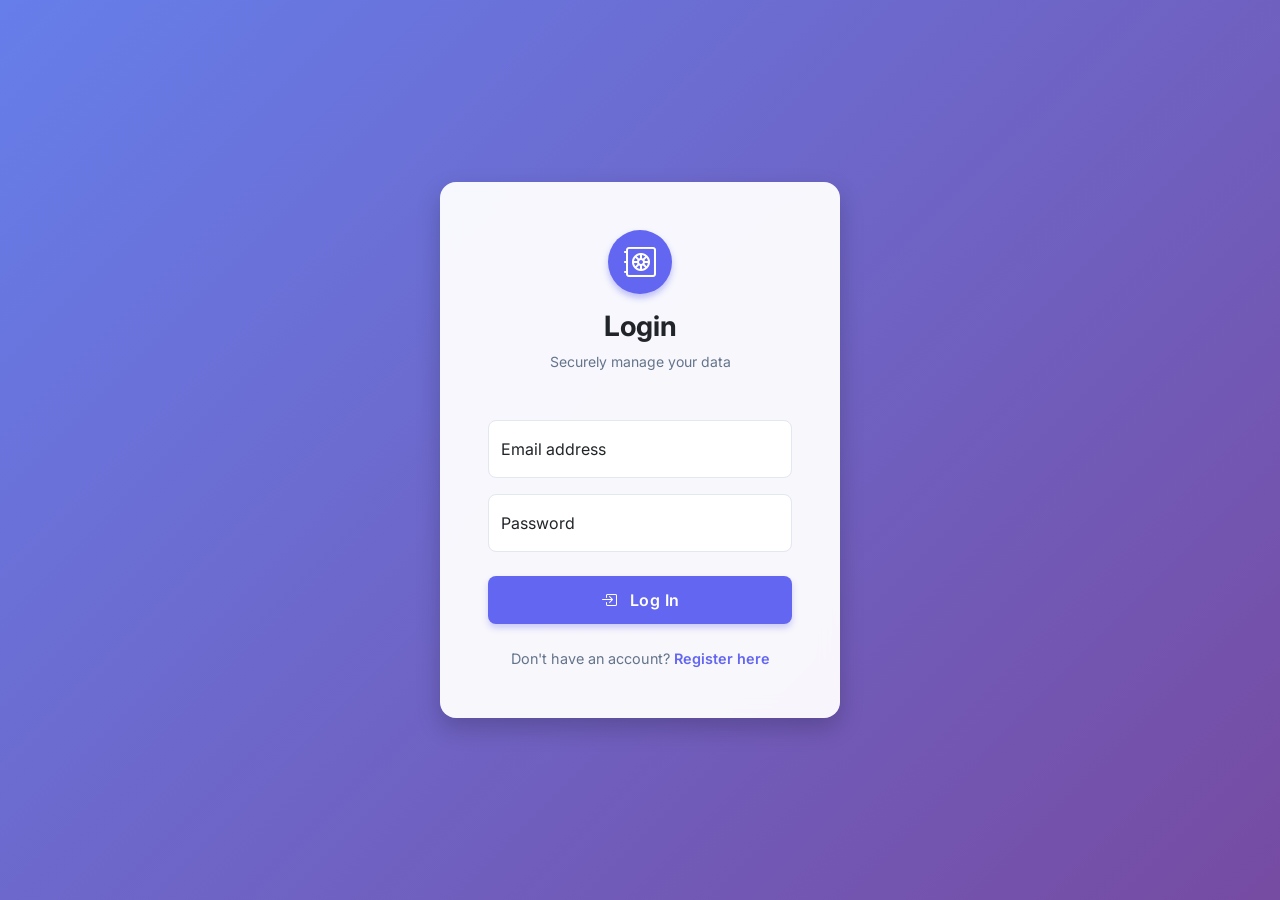
<file: Tasks/Task 6/Link Vault Frontend Project/Index.html>
<!DOCTYPE html>
<html lang="en" data-bs-theme="light">
<head>
    <meta charset="UTF-8">
    <meta name="viewport" content="width=device-width, initial-scale=1.0">
    <title>Link Vault - Dashboard</title>
    <link href="https://cdn.jsdelivr.net/npm/bootstrap@5.3.0/dist/css/bootstrap.min.css" rel="stylesheet">
    <link rel="stylesheet" href="https://cdn.jsdelivr.net/npm/bootstrap-icons@1.10.5/font/bootstrap-icons.css">
    <link rel="stylesheet" href="style.css">
</head>
<body>

<nav class="navbar navbar-expand-lg bg-body-tertiary mb-4">
    <div class="container">
        <a class="navbar-brand text-primary fw-bold" href="index.html">
            <i class="bi bi-safe2"></i> Link Vault
        </a>
        <button class="navbar-toggler" type="button" data-bs-toggle="collapse" data-bs-target="#navbarNav">
            <span class="navbar-toggler-icon"></span>
        </button>
        
        <div class="collapse navbar-collapse" id="navbarNav">
            <ul class="navbar-nav me-auto">
                <li class="nav-item">
                    <a class="nav-link active" href="index.html" id="nav-categories">Categories</a>
                </li>
                <li class="nav-item">
                    <a class="nav-link" href="bookmarks.html" id="nav-bookmarks">Bookmarks</a>
                </li>
                <li class="nav-item">
                    <a class="nav-link" href="notes.html" id="nav-notes">Notes</a>
                </li>
            </ul>
            
            <div class="d-flex align-items-center gap-3">
                <span class="text-muted small" id="user-email">loading...</span>
                
                <i class="bi bi-moon-stars theme-switch" id="theme-toggle" title="Toggle Dark Mode"></i>
                
                <button class="btn btn-outline-danger btn-sm" id="logout-btn">
                    <i class="bi bi-box-arrow-right"></i> Sign Out
                </button>
            </div>
        </div>
    </div>
</nav>

<div class="container">
    <div class="d-flex justify-content-between align-items-center mb-4">
        <h2 id="page-title">Categories</h2>
        <button class="btn btn-primary" id="create-new-btn">
            <i class="bi bi-plus-lg"></i> New Category
        </button>
    </div>

    <div class="card shadow-sm">
        <div class="card-body table-responsive" id="data-container">
            <p class="text-center text-muted my-4">Loading data...</p>
        </div>
    </div>
</div>

<script src="https://cdn.jsdelivr.net/npm/bootstrap@5.3.0/dist/js/bootstrap.bundle.min.js"></script>
<script src="app.js"></script>
<div id="alert-container" class="position-fixed top-0 end-0 p-3" style="z-index: 1055;"></div>

<div class="modal fade" id="categoryModal" tabindex="-1" aria-hidden="true">
    <div class="modal-dialog">
        <div class="modal-content">
            <div class="modal-header">
                <h5 class="modal-title" id="categoryModalTitle">New Category</h5>
                <button type="button" class="btn-close" data-bs-dismiss="modal" aria-label="Close"></button>
            </div>
            <div class="modal-body">
                <form id="category-form">
                    <input type="hidden" id="category-id">
                    <div class="mb-3">
                        <label class="form-label">Name <span class="text-danger">*</span></label>
                        <input type="text" class="form-control" id="category-name" required>
                    </div>
                    <div class="mb-3">
                        <label class="form-label">Description (Optional)</label>
                        <textarea class="form-control" id="category-desc" rows="3"></textarea>
                    </div>
                </form>
            </div>
            <div class="modal-footer">
                <button type="button" class="btn btn-secondary" data-bs-dismiss="modal">Cancel</button>
                <button type="button" class="btn btn-primary" id="save-category-btn">Save</button>
            </div>
        </div>
    </div>
</div>

<script src="categories.js"></script>
</body>
</html>
</file>
<file: Tasks/Task 6/Link Vault Frontend Project/style.css>
@import url('https://fonts.googleapis.com/css2?family=Inter:wght@300;400;500;600;700&display=swap');

:root {
    --bs-font-sans-serif: 'Inter', sans-serif;
    --primary-color: #6366f1; /* Indigo-500 */
    --primary-hover: #4f46e5; /* Indigo-600 */
    --secondary-color: #64748b; /* Slate-500 */
    --success-color: #10b981; /* Emerald-500 */
    --danger-color: #ef4444; /* Red-500 */
    --warning-color: #f59e0b; /* Amber-500 */
    --info-color: #3b82f6; /* Blue-500 */
    --light-bg: #f8fafc; /* Slate-50 */
    --dark-bg: #1e293b; /* Slate-800 */
    --card-shadow: 0 4px 6px -1px rgba(0, 0, 0, 0.1), 0 2px 4px -1px rgba(0, 0, 0, 0.06);
    --card-hover-shadow: 0 10px 15px -3px rgba(0, 0, 0, 0.1), 0 4px 6px -2px rgba(0, 0, 0, 0.05);
    --border-radius: 0.75rem; /* 12px */
    --transition-speed: 0.2s;
}

[data-bs-theme="dark"] {
    --light-bg: #0f172a; /* Slate-900 */
    --card-bg: #1e293b; /* Slate-800 */
    --text-color: #f1f5f9; /* Slate-100 */
    --border-color: #334155; /* Slate-700 */
}

body {
    font-family: var(--bs-font-sans-serif);
    background-color: var(--light-bg);
    color: #334155; /* Slate-700 */
    transition: background-color 0.3s ease, color 0.3s ease;
}

[data-bs-theme="dark"] body {
    background-color: var(--light-bg); /* Use dark variable here */
    color: var(--text-color);
}

/* Navbar */
.navbar {
    background-color: rgba(255, 255, 255, 0.8) !important;
    backdrop-filter: blur(12px);
    border-bottom: 1px solid rgba(0,0,0,0.05);
    padding-top: 1rem;
    padding-bottom: 1rem;
}

[data-bs-theme="dark"] .navbar {
    background-color: rgba(30, 41, 59, 0.8) !important; /* Slate-800 with opacity */
    border-bottom: 1px solid rgba(255,255,255,0.05);
}

.navbar-brand {
    font-weight: 700;
    font-size: 1.5rem;
    color: var(--primary-color) !important;
    display: flex;
    align-items: center;
    gap: 0.5rem;
}

.nav-link {
    font-weight: 500;
    color: var(--secondary-color);
    transition: color var(--transition-speed);
    position: relative;
}

.nav-link:hover, .nav-link.active {
    color: var(--primary-color) !important;
}

.nav-link.active::after {
    content: '';
    position: absolute;
    bottom: -4px;
    left: 0;
    width: 100%;
    height: 2px;
    background-color: var(--primary-color);
    border-radius: 2px;
}

/* Cards */
.card {
    border: none;
    border-radius: var(--border-radius);
    box-shadow: var(--card-shadow);
    transition: transform var(--transition-speed), box-shadow var(--transition-speed);
    overflow: hidden;
    background-color: #ffffff;
}

[data-bs-theme="dark"] .card {
    background-color: var(--card-bg);
    border: 1px solid var(--border-color);
}

.card:hover {
    transform: translateY(-2px);
    box-shadow: var(--card-hover-shadow);
}

.card-header {
    background-color: transparent;
    border-bottom: 1px solid rgba(0,0,0,0.05);
    padding: 1.25rem 1.5rem;
    font-weight: 600;
}

[data-bs-theme="dark"] .card-header {
    border-bottom: 1px solid rgba(255,255,255,0.05);
}

/* Buttons */
.btn {
    border-radius: 0.5rem; /* 8px */
    padding: 0.5rem 1rem;
    font-weight: 500;
    transition: all var(--transition-speed);
}

.btn-primary {
    background-color: var(--primary-color);
    border-color: var(--primary-color);
}

.btn-primary:hover {
    background-color: var(--primary-hover);
    border-color: var(--primary-hover);
    transform: translateY(-1px);
    box-shadow: 0 4px 6px rgba(99, 102, 241, 0.3); /* Indigo shadow */
}

.btn-outline-primary {
    color: var(--primary-color);
    border-color: var(--primary-color);
}

.btn-outline-primary:hover {
    background-color: var(--primary-color);
    border-color: var(--primary-color);
}

/* Inputs */
.form-control, .form-select {
    border-radius: 0.5rem;
    padding: 0.75rem 1rem;
    border: 1px solid #e2e8f0; /* Slate-200 */
    transition: border-color var(--transition-speed), box-shadow var(--transition-speed);
}

[data-bs-theme="dark"] .form-control, [data-bs-theme="dark"] .form-select {
    background-color: #0f172a; /* Slate-900 */
    border-color: var(--border-color);
    color: var(--text-color);
}

.form-control:focus, .form-select:focus {
    border-color: var(--primary-color);
    box-shadow: 0 0 0 4px rgba(99, 102, 241, 0.1); /* Indigo ring */
}

/* Tables */
.table {
    border-collapse: separate;
    border-spacing: 0;
}

.table thead th {
    background-color: #f1f5f9; /* Slate-100 */
    color: #475569; /* Slate-600 */
    font-weight: 600;
    text-transform: uppercase;
    font-size: 0.75rem;
    letter-spacing: 0.05em;
    padding: 1rem;
    border-bottom: none;
}

[data-bs-theme="dark"] .table thead th {
    background-color: #1e293b; /* Slate-800 */
    color: #94a3b8; /* Slate-400 */
}

.table tbody td {
    padding: 1rem;
    vertical-align: middle;
    border-bottom: 1px solid #f1f5f9;
}

[data-bs-theme="dark"] .table tbody td {
    border-bottom: 1px solid var(--border-color);
    color: var(--text-color);
}

/* Badges */
.badge {
    padding: 0.5em 0.75em;
    font-weight: 600;
    border-radius: 0.375rem;
    text-transform: capitalize;
}

/* Modals */
.modal-content {
    border: none;
    border-radius: var(--border-radius);
    box-shadow: var(--card-hover-shadow);
}

.modal-header {
    border-bottom: 1px solid rgba(0,0,0,0.05);
}

[data-bs-theme="dark"] .modal-header {
    border-bottom: 1px solid rgba(255,255,255,0.05);
}

.modal-footer {
    border-top: 1px solid rgba(0,0,0,0.05);
}

[data-bs-theme="dark"] .modal-footer {
    border-top: 1px solid rgba(255,255,255,0.05);
}

/* Custom Utilities */
.text-muted {
    color: #64748b !important; /* Slate-500 */
}

[data-bs-theme="dark"] .text-muted {
    color: #94a3b8 !important; /* Slate-400 */
}

.bg-body-tertiary {
    background-color: transparent !important; /* Let navbar transparency work */
}

/* Animations */
@keyframes fadeIn {
    from { opacity: 0; transform: translateY(10px); }
    to { opacity: 1; transform: translateY(0); }
}

.container {
    animation: fadeIn 0.4s ease-out;
}

/* Feature specific */
.action-icon { cursor: pointer; font-size: 1.2rem; transition: transform 0.2s; }
.action-icon:hover { transform: scale(1.1); }
.favorite-active { color: #f59e0b !important; } /* Amber-500 */
.archive-active { color: #10b981 !important; } /* Emerald-500 */
.pinned-active { color: var(--danger-color) !important; transform: rotate(45deg); display: inline-block; }

.content-truncate {
    max-width: 300px;
    white-space: nowrap;
    overflow: hidden;
    text-overflow: ellipsis;
}
</file>
<file: Tasks/Task 6/Link Vault Frontend Project/login.css>
/* Login Page Specifics */
body.login-page {
    background: linear-gradient(135deg, #667eea 0%, #764ba2 100%);
    min-height: 100vh;
    display: flex;
    align-items: center;
    justify-content: center;
    font-family: 'Inter', sans-serif; /* Explicitly use Inter here too */
}

.card-auth {
    border: none;
    border-radius: 1rem;
    box-shadow: 0 10px 25px rgba(0, 0, 0, 0.2); /* Deeper shadow */
    background: rgba(255, 255, 255, 0.95);
    backdrop-filter: blur(10px);
    overflow: hidden;
    width: 100%;
    max-width: 400px;
    margin: auto;
}

.auth-header {
    text-align: center;
    padding-bottom: 2rem;
}

.auth-logo {
    width: 64px;
    height: 64px;
    background: var(--primary-color);
    color: white;
    border-radius: 50%;
    display: flex;
    align-items: center;
    justify-content: center;
    font-size: 2rem;
    margin: 0 auto 1rem;
    box-shadow: 0 4px 6px rgba(99, 102, 241, 0.4);
}

.form-floating > .form-control:focus ~ label,
.form-floating > .form-control:not(:placeholder-shown) ~ label {
    color: var(--primary-color);
    transform: scale(0.85) translateY(-0.5rem) translateX(0.15rem);
}

.form-floating > .form-control {
    border-radius: 0.5rem;
    border: 1px solid #e2e8f0;
}

.form-floating > .form-control:focus {
    border-color: var(--primary-color);
    box-shadow: 0 0 0 4px rgba(99, 102, 241, 0.1);
}

.btn-auth {
    border-radius: 0.5rem;
    padding: 0.75rem;
    font-weight: 600;
    letter-spacing: 0.5px;
    background-color: var(--primary-color);
    border: none;
    box-shadow: 0 4px 6px rgba(99, 102, 241, 0.3);
    transition: all 0.3s ease;
}

.btn-auth:hover {
    background-color: var(--primary-hover);
    transform: translateY(-2px);
    box-shadow: 0 6px 8px rgba(99, 102, 241, 0.4);
}

.auth-footer {
    text-align: center;
    margin-top: 1.5rem;
    font-size: 0.9rem;
    color: #64748b;
}

.auth-footer a {
    color: var(--primary-color);
    text-decoration: none;
    font-weight: 600;
    transition: color 0.2s;
}

.auth-footer a:hover {
    color: var(--primary-hover);
    text-decoration: underline;
}

/* Ensure hidden works with specificity */
.hidden {
    display: none !important;
}
</file>
